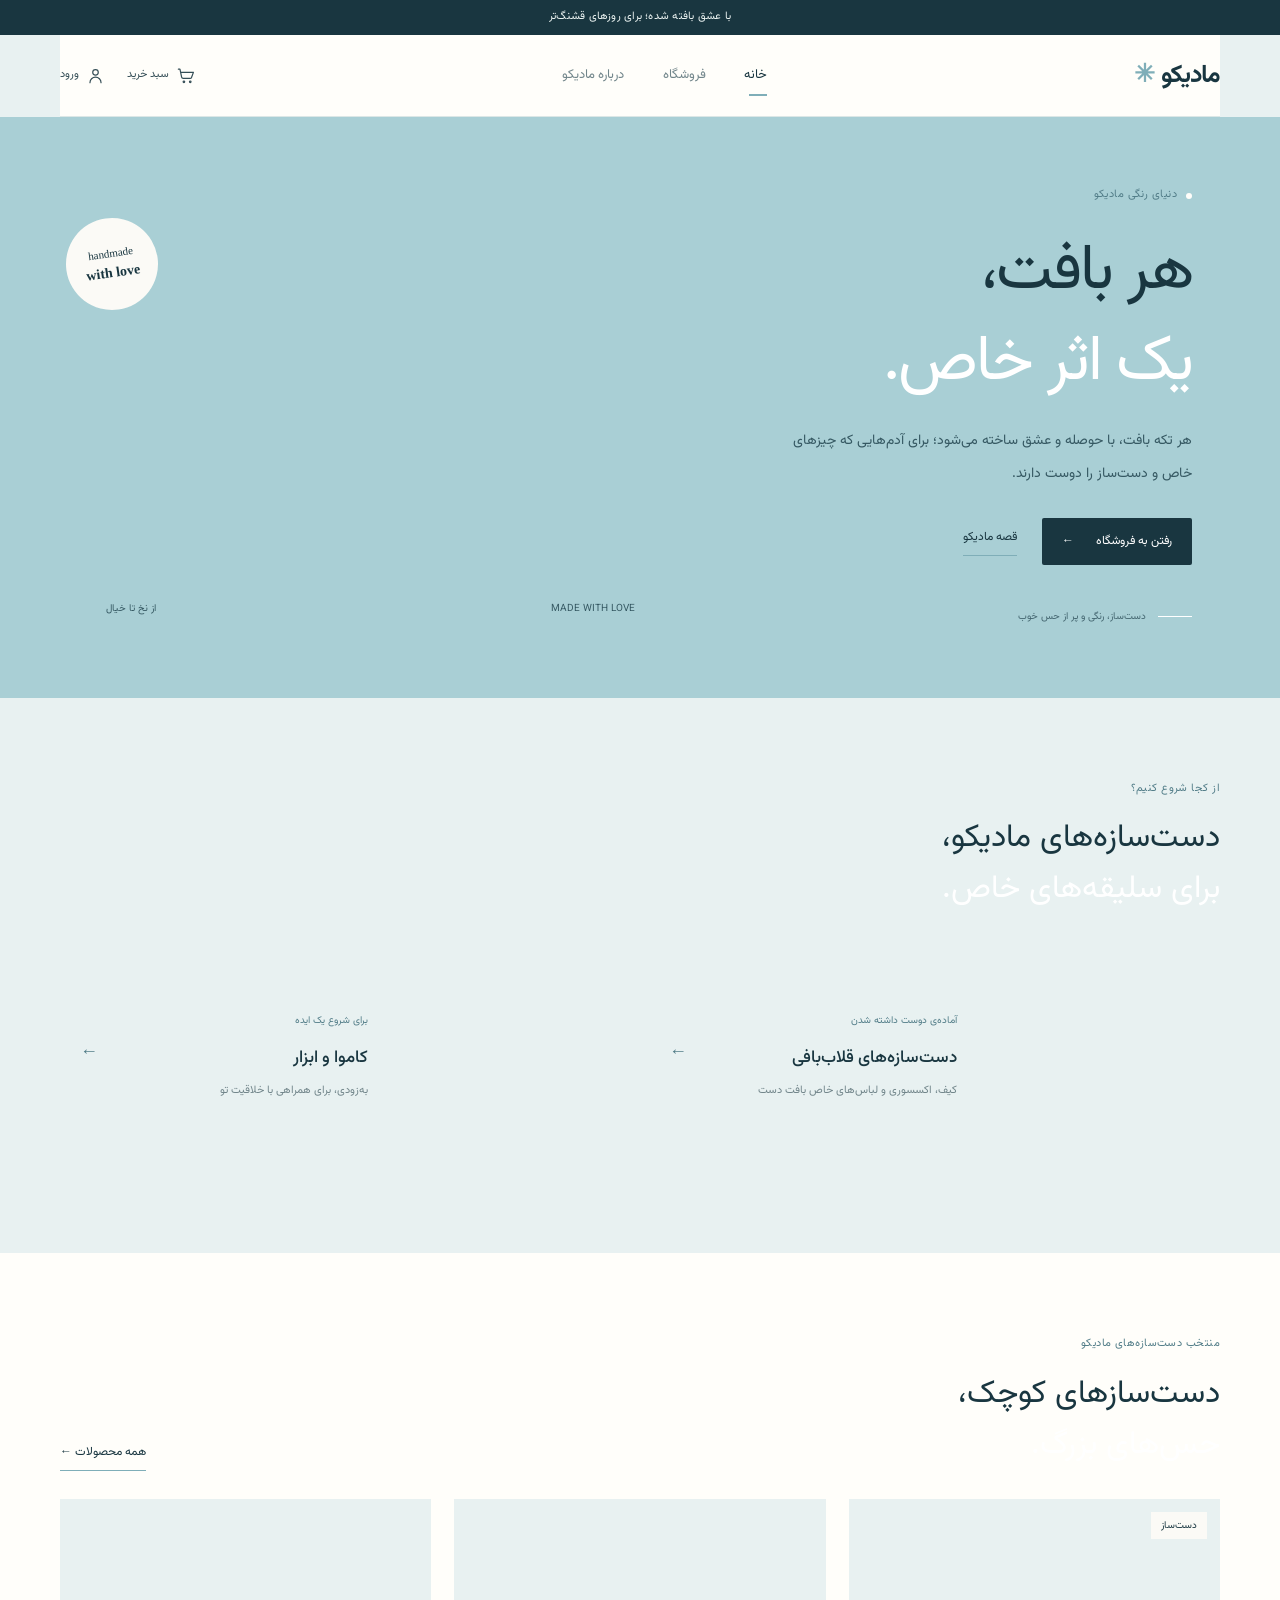
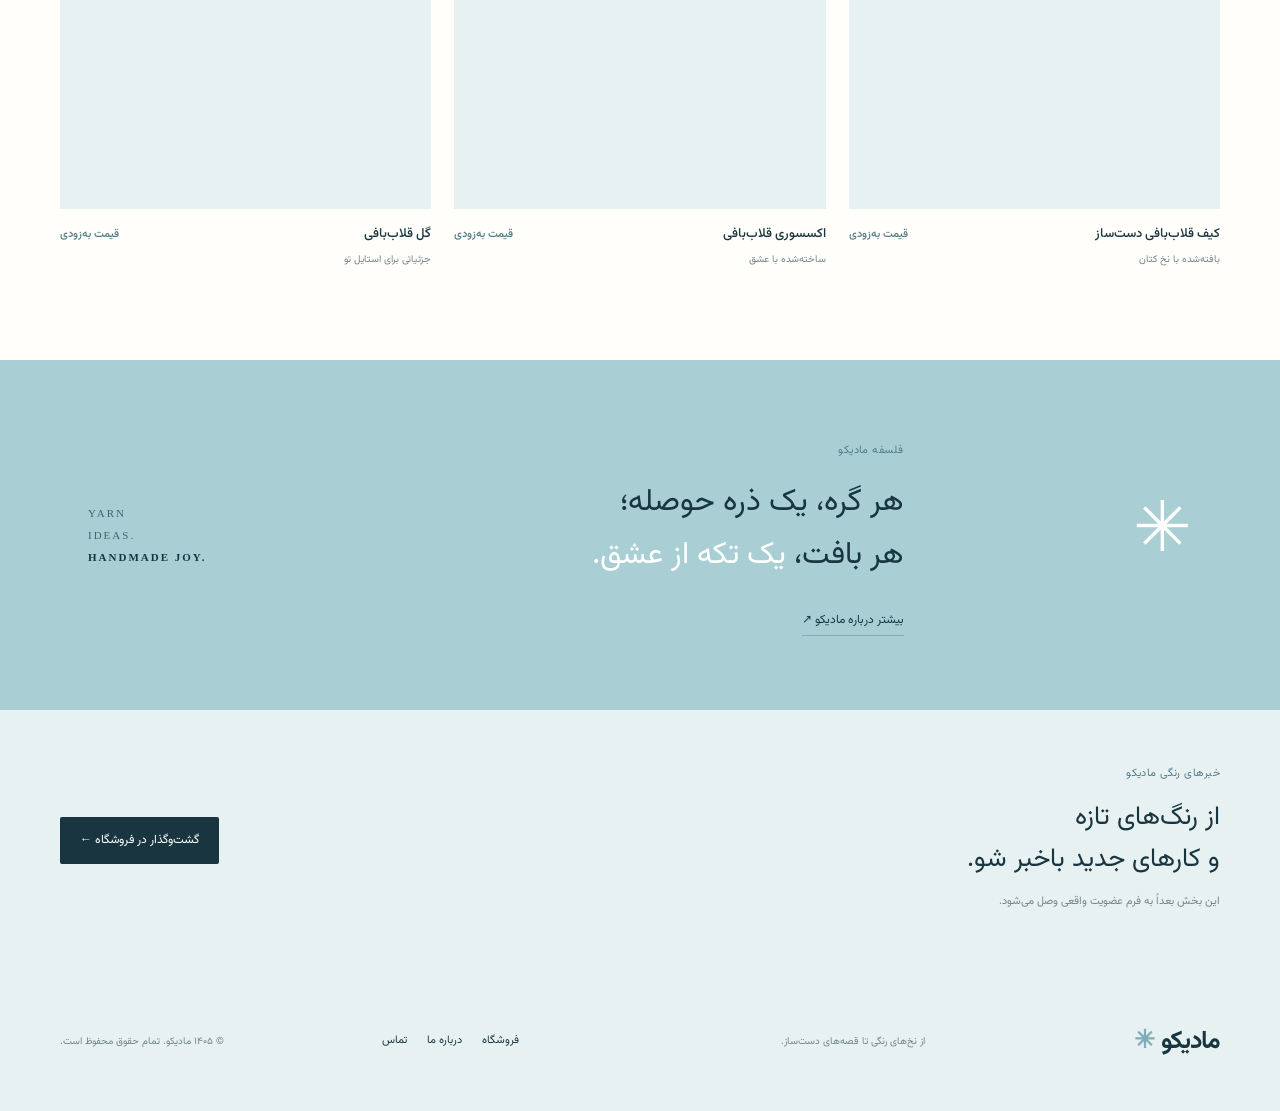
<file: index.html>
<!doctype html>
<html lang="fa" dir="rtl"><head><meta charset="utf-8"><meta name="viewport" content="width=device-width,initial-scale=1"><meta name="description" content="مادیکو؛ مادیکو؛ بوتیک هنری قلاب‌بافی و دست‌سازه‌های خاص."><meta name="theme-color" content="#a9cfd5"><title>مادیکو | دست‌سازه‌های هنری قلاب‌بافی</title><link rel="preconnect" href="https://fonts.googleapis.com"><link rel="preconnect" href="https://fonts.gstatic.com" crossorigin><link href="https://fonts.googleapis.com/css2?family=Vazirmatn:wght@300;400;500;600;700&display=swap" rel="stylesheet"><link rel="stylesheet" href="styles.css?v=5"></head><body>
<div class="announcement">با عشق بافته شده؛ برای روزهای قشنگ‌تر</div><header class="site-header container"><a class="logo" href="index.html">مادیکو<span>✳</span></a><nav class="main-nav"><a class="active" href="index.html">خانه</a><a href="products.html">فروشگاه</a><a href="about.html">درباره مادیکو</a></nav><div class="header-tools" aria-label="ابزارهای حساب کاربری"><span class="header-tool" aria-disabled="true" title="سبد خرید؛ به‌زودی"><svg viewBox="0 0 24 24" aria-hidden="true"><path d="M3 4h2l2.1 10.1a2 2 0 0 0 2 1.6h8.7a2 2 0 0 0 1.9-1.4L22 8H6"/><circle cx="10" cy="20" r="1"/><circle cx="18" cy="20" r="1"/></svg><span>سبد خرید</span></span><span class="header-tool" aria-disabled="true" title="ورود؛ به‌زودی"><svg viewBox="0 0 24 24" aria-hidden="true"><circle cx="12" cy="8" r="3.5"/><path d="M5 21a7 7 0 0 1 14 0"/></svg><span>ورود</span></span></div><button class="menu-toggle" aria-label="باز کردن منو" aria-expanded="false">☰</button></header>
<main><section class="hero container"><div class="hero-copy"><span class="eyebrow"><i></i> دنیای رنگی مادیکو</span><h1>هر بافت،<br><em>یک اثر خاص.</em></h1><p>هر تکه بافت، با حوصله و عشق ساخته می‌شود؛ برای آدم‌هایی که چیزهای خاص و دست‌ساز را دوست دارند.</p><div class="hero-actions"><a class="button button-dark" href="products.html">رفتن به فروشگاه <span>←</span></a><a class="text-link" href="about.html">قصه مادیکو</a></div><div class="hero-note"><span class="note-line"></span><span>دست‌ساز، رنگی و پر از حس خوب</span></div></div><div class="hero-visual"><div class="hero-image" role="img" aria-label="کامواهای رنگی و وسایل قلاب‌بافی"></div><div class="image-caption"><span>MADE WITH LOVE</span><span>از نخ تا خیال</span></div><div class="floating-stamp">handmade<br><b>with love</b></div></div></section>
<section class="category-section container"><div class="section-heading"><div><span class="eyebrow">از کجا شروع کنیم؟</span><h2>دست‌سازه‌های مادیکو،<br><em>برای سلیقه‌های خاص.</em></h2></div></div><div class="category-grid"><a class="category-card handmade-category" href="products.html#handmade"><div class="category-art handmade-art"></div><div><span>آماده‌ی دوست داشته شدن</span><h3>دست‌سازه‌های قلاب‌بافی</h3><p>کیف، اکسسوری و لباس‌های خاص بافت دست</p></div><b>←</b></a><a class="category-card yarn-category" href="products.html#yarn"><div class="category-art yarn-art"></div><div><span>برای شروع یک ایده</span><h3>کاموا و ابزار</h3><p>به‌زودی، برای همراهی با خلاقیت تو</p></div><b>←</b></a></div></section>
<section class="featured-section"><div class="container section-heading"><div><span class="eyebrow">منتخب دست‌سازه‌های مادیکو</span><h2>دست‌سازهای کوچک،<br><em>حس‌های بزرگ.</em></h2></div><a class="text-link" href="products.html">همه محصولات ←</a></div><div class="container product-grid"><a class="product-card" href="products.html#handmade"><div class="product-photo photo-one"><span class="product-tag">دست‌ساز</span></div><div class="product-meta"><div><h3>کیف قلاب‌بافی دست‌ساز</h3><p>بافته‌شده با نخ کتان</p></div><strong>قیمت به‌زودی</strong></div></a><a class="product-card" href="products.html#yarn"><div class="product-photo photo-two"></div><div class="product-meta"><div><h3>اکسسوری قلاب‌بافی</h3><p>ساخته‌شده با عشق</p></div><strong>قیمت به‌زودی</strong></div></a><a class="product-card" href="products.html#handmade"><div class="product-photo photo-three"></div><div class="product-meta"><div><h3>گل قلاب‌بافی</h3><p>جزئیاتی برای استایل تو</p></div><strong>قیمت به‌زودی</strong></div></a></div></section>
<section class="manifesto container"><div class="manifesto-mark">✳</div><div><span class="eyebrow">فلسفه مادیکو</span><h2>هر گره، یک ذره حوصله؛<br>هر بافت، <em>یک تکه از عشق.</em></h2><a class="text-link" href="about.html">بیشتر درباره مادیکو ↗</a></div><div class="manifesto-side">YARN<br>IDEAS.<br><b>HANDMADE JOY.</b></div></section>
<section class="newsletter"><div class="container newsletter-inner"><div><span class="eyebrow">خبرهای رنگی مادیکو</span><h2>از رنگ‌های تازه<br>و کارهای جدید باخبر شو.</h2><p>این بخش بعداً به فرم عضویت واقعی وصل می‌شود.</p></div><a class="button button-dark" href="products.html">گشت‌وگذار در فروشگاه ←</a></div></section></main>
<footer class="site-footer container"><a class="logo" href="index.html">مادیکو<span>✳</span></a><p>از نخ‌های رنگی تا قصه‌های دست‌ساز.</p><div class="footer-links"><a href="products.html">فروشگاه</a><a href="about.html">درباره ما</a><a href="mailto:hello@madiko.example">تماس</a></div><small>© ۱۴۰۵ مادیکو. تمام حقوق محفوظ است.</small></footer><script src="script.js"></script></body></html>
</file>
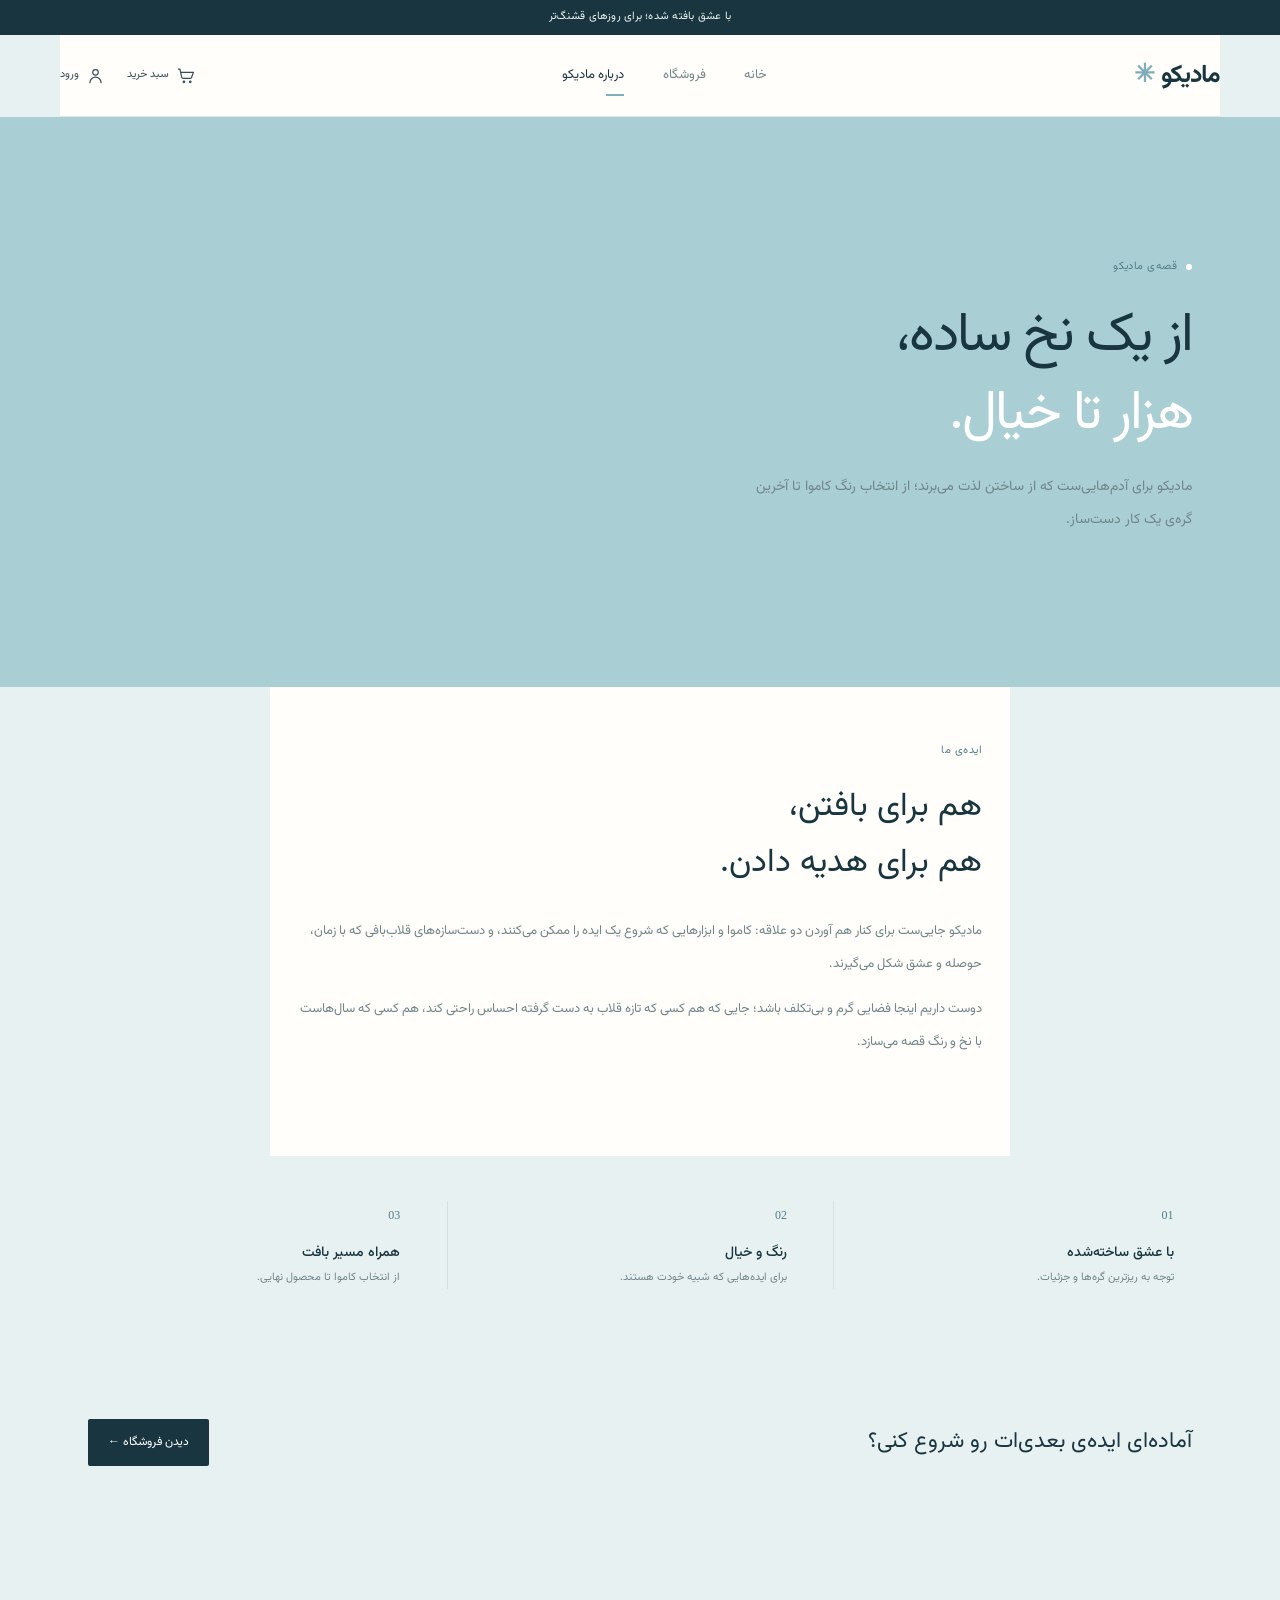
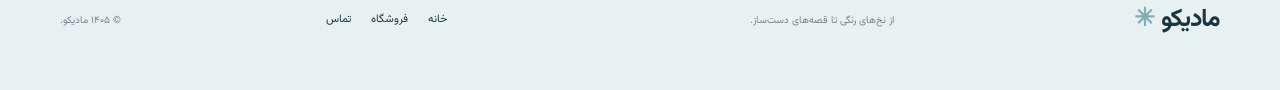
<file: about.html>
<!doctype html>
<html lang="fa" dir="rtl"><head><meta charset="utf-8"><meta name="viewport" content="width=device-width,initial-scale=1"><meta name="description" content="داستان مادیکو؛ جایی برای عاشقان قلاب‌بافی و کاموا."><title>درباره مادیکو</title><link href="https://fonts.googleapis.com/css2?family=Vazirmatn:wght@300;400;500;600;700&display=swap" rel="stylesheet"><link rel="stylesheet" href="styles.css?v=5"></head><body><div class="announcement">با عشق بافته شده؛ برای روزهای قشنگ‌تر</div><header class="site-header container"><a class="logo" href="index.html">مادیکو<span>✳</span></a><nav class="main-nav"><a href="index.html">خانه</a><a href="products.html">فروشگاه</a><a class="active" href="about.html">درباره مادیکو</a></nav><div class="header-tools" aria-label="ابزارهای حساب کاربری"><span class="header-tool" aria-disabled="true" title="سبد خرید؛ به‌زودی"><svg viewBox="0 0 24 24" aria-hidden="true"><path d="M3 4h2l2.1 10.1a2 2 0 0 0 2 1.6h8.7a2 2 0 0 0 1.9-1.4L22 8H6"/><circle cx="10" cy="20" r="1"/><circle cx="18" cy="20" r="1"/></svg><span>سبد خرید</span></span><span class="header-tool" aria-disabled="true" title="ورود؛ به‌زودی"><svg viewBox="0 0 24 24" aria-hidden="true"><circle cx="12" cy="8" r="3.5"/><path d="M5 21a7 7 0 0 1 14 0"/></svg><span>ورود</span></span></div><button class="menu-toggle" aria-label="باز کردن منو" aria-expanded="false">☰</button></header>
<main><section class="about-hero container"><div><span class="eyebrow"><i></i> قصه‌ی مادیکو</span><h1>از یک نخ ساده،<br><em>هزار تا خیال.</em></h1><p class="lead">مادیکو برای آدم‌هایی‌ست که از ساختن لذت می‌برند؛ از انتخاب رنگ کاموا تا آخرین گره‌ی یک کار دست‌ساز.</p></div><div class="about-photo"></div></section><section class="about-story container"><span class="eyebrow">ایده‌ی ما</span><h2>هم برای بافتن،<br>هم برای هدیه دادن.</h2><p>مادیکو جایی‌ست برای کنار هم آوردن دو علاقه: کاموا و ابزارهایی که شروع یک ایده را ممکن می‌کنند، و دست‌سازه‌های قلاب‌بافی که با زمان، حوصله و عشق شکل می‌گیرند.</p><p>دوست داریم اینجا فضایی گرم و بی‌تکلف باشد؛ جایی که هم کسی که تازه قلاب به دست گرفته احساس راحتی کند، هم کسی که سال‌هاست با نخ و رنگ قصه می‌سازد.</p></section><section class="about-values"><div class="container values-inner"><div><span class="value-number">01</span><h3>با عشق ساخته‌شده</h3><p>توجه به ریزترین گره‌ها و جزئیات.</p></div><div><span class="value-number">02</span><h3>رنگ و خیال</h3><p>برای ایده‌هایی که شبیه خودت هستند.</p></div><div><span class="value-number">03</span><h3>همراه مسیر بافت</h3><p>از انتخاب کاموا تا محصول نهایی.</p></div></div></section><section class="about-end container"><p>آماده‌ای ایده‌ی بعدی‌ات رو شروع کنی؟</p><a class="button button-dark" href="products.html">دیدن فروشگاه ←</a></section></main>
<footer class="site-footer container"><a class="logo" href="index.html">مادیکو<span>✳</span></a><p>از نخ‌های رنگی تا قصه‌های دست‌ساز.</p><div class="footer-links"><a href="index.html">خانه</a><a href="products.html">فروشگاه</a><a href="mailto:hello@madiko.example">تماس</a></div><small>© ۱۴۰۵ مادیکو.</small></footer><script src="script.js"></script></body></html>
</file>
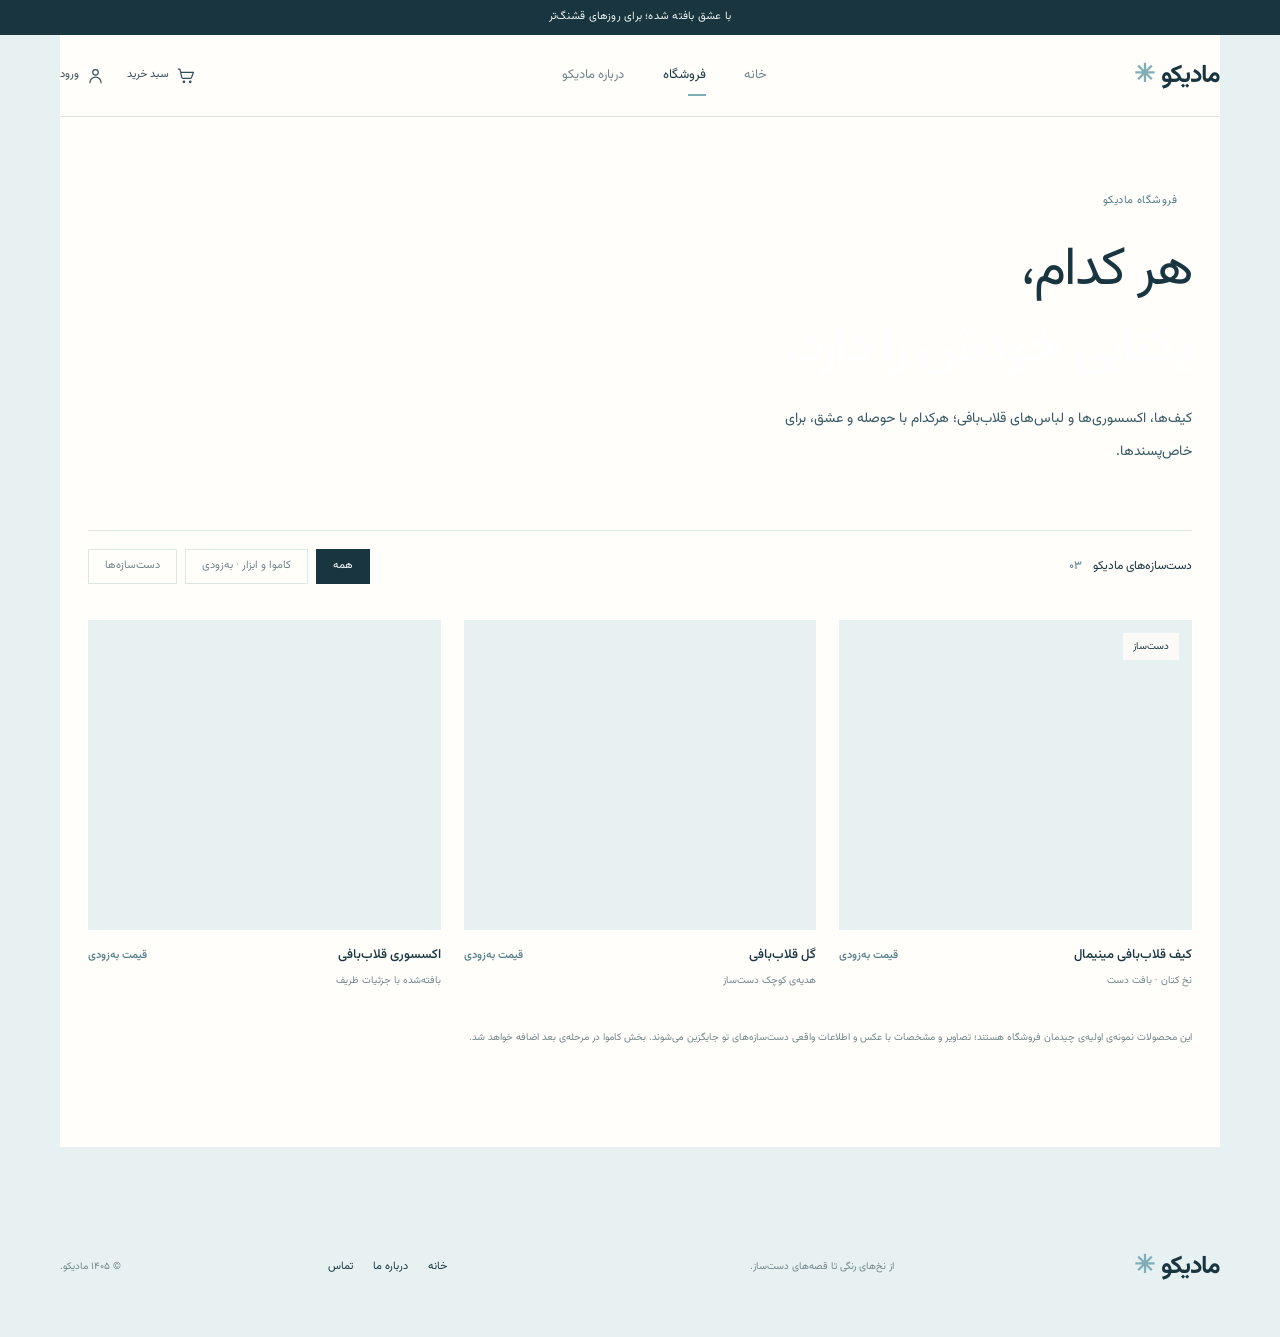
<file: products.html>
<!doctype html>
<html lang="fa" dir="rtl"><head><meta charset="utf-8"><meta name="viewport" content="width=device-width,initial-scale=1"><meta name="description" content="دست‌سازه‌های خاص و هنری قلاب‌بافی مادیکو."><title>فروشگاه | مادیکو</title><link href="https://fonts.googleapis.com/css2?family=Vazirmatn:wght@300;400;500;600;700&display=swap" rel="stylesheet"><link rel="stylesheet" href="styles.css?v=5"></head><body><div class="announcement">با عشق بافته شده؛ برای روزهای قشنگ‌تر</div><header class="site-header container"><a class="logo" href="index.html">مادیکو<span>✳</span></a><nav class="main-nav"><a href="index.html">خانه</a><a class="active" href="products.html">فروشگاه</a><a href="about.html">درباره مادیکو</a></nav><div class="header-tools" aria-label="ابزارهای حساب کاربری"><span class="header-tool" aria-disabled="true" title="سبد خرید؛ به‌زودی"><svg viewBox="0 0 24 24" aria-hidden="true"><path d="M3 4h2l2.1 10.1a2 2 0 0 0 2 1.6h8.7a2 2 0 0 0 1.9-1.4L22 8H6"/><circle cx="10" cy="20" r="1"/><circle cx="18" cy="20" r="1"/></svg><span>سبد خرید</span></span><span class="header-tool" aria-disabled="true" title="ورود؛ به‌زودی"><svg viewBox="0 0 24 24" aria-hidden="true"><circle cx="12" cy="8" r="3.5"/><path d="M5 21a7 7 0 0 1 14 0"/></svg><span>ورود</span></span></div><button class="menu-toggle" aria-label="باز کردن منو" aria-expanded="false">☰</button></header>
<main class="container page-main"><div class="page-intro"><span class="eyebrow"><i></i> فروشگاه مادیکو</span><h1>هر کدام،<br><em>یکتاییِ خودش را دارد.</em></h1><p>کیف‌ها، اکسسوری‌ها و لباس‌های قلاب‌بافی؛ هرکدام با حوصله و عشق، برای خاص‌پسندها.</p></div><div class="catalog-toolbar"><span>دست‌سازه‌های مادیکو <b>۰۳</b></span><div class="filter-pills"><button class="filter active" data-filter="all">همه</button><button class="filter" data-filter="yarn">کاموا و ابزار · به‌زودی</button><button class="filter" data-filter="handmade">دست‌سازه‌ها</button></div></div>
<div class="product-grid catalog-grid">
<article class="product-card" id="handmade" data-category="handmade"><div class="product-photo photo-one"><span class="product-tag">دست‌ساز</span></div><div class="product-meta"><div><h3>کیف قلاب‌بافی مینیمال</h3><p>نخ کتان · بافت دست</p></div><strong>قیمت به‌زودی</strong></div></article>

<article class="product-card" data-category="handmade"><div class="product-photo photo-three"></div><div class="product-meta"><div><h3>گل قلاب‌بافی</h3><p>هدیه‌ی کوچک دست‌ساز</p></div><strong>قیمت به‌زودی</strong></div></article>

<article class="product-card" data-category="handmade"><div class="product-photo photo-five"></div><div class="product-meta"><div><h3>اکسسوری قلاب‌بافی</h3><p>بافته‌شده با جزئیات ظریف</p></div><strong>قیمت به‌زودی</strong></div></article>

</div><p class="demo-note">این محصولات نمونه‌ی اولیه‌ی چیدمان فروشگاه هستند؛ تصاویر و مشخصات با عکس و اطلاعات واقعی دست‌سازه‌های تو جایگزین می‌شوند. بخش کاموا در مرحله‌ی بعد اضافه خواهد شد.</p></main>
<footer class="site-footer container"><a class="logo" href="index.html">مادیکو<span>✳</span></a><p>از نخ‌های رنگی تا قصه‌های دست‌ساز.</p><div class="footer-links"><a href="index.html">خانه</a><a href="about.html">درباره ما</a><a href="mailto:hello@madiko.example">تماس</a></div><small>© ۱۴۰۵ مادیکو.</small></footer><script src="script.js"></script></body></html>
</file>
<file: styles.css>
:root{
  --sky:#a9cfd5;
  --sky-light:#e8f1f1;
  --sky-deep:#7faeb8;
  --paper:#fbfaf6;
  --white:#fffefa;
  --ink:#193640;
  --muted:#71858a;
  --line:#dce7e6;
  --accent:#527d88;
}
*{box-sizing:border-box}
html{scroll-behavior:smooth}
body{margin:0;background:var(--sky-light);color:var(--ink);font-family:"Vazirmatn",Tahoma,sans-serif;line-height:1.9}
a{color:inherit;text-decoration:none}
button{font:inherit}
.container{width:min(1160px,calc(100% - 56px));margin-inline:auto}
.announcement{text-align:center;background:var(--ink);color:#edf5f3;padding:7px 12px;font-size:11px;letter-spacing:.02em}
.site-header{height:82px;display:flex;align-items:center;justify-content:space-between;gap:22px;background:var(--white);border-bottom:1px solid var(--line)}
.logo{font-size:25px;font-weight:700;letter-spacing:-1px;color:var(--ink)}
.logo span{color:var(--sky-deep);margin-right:7px}
.main-nav{display:flex;gap:clamp(16px,3vw,40px);font-size:13px;color:var(--muted);margin-inline:auto}
.main-nav a{padding:8px 0;position:relative}
.main-nav a.active,.main-nav a:hover{color:var(--ink)}
.main-nav a.active:after{content:"";position:absolute;bottom:0;right:0;width:18px;height:2px;background:var(--sky-deep)}
.header-tools{display:flex;align-items:center;gap:22px;margin:0;flex-shrink:0}
.header-tool{display:inline-flex;align-items:center;gap:7px;color:var(--ink);font-size:11px;white-space:nowrap;opacity:.88;cursor:default}
.header-tool svg{width:19px;height:19px;fill:none;stroke:currentColor;stroke-width:1.5;stroke-linecap:round;stroke-linejoin:round}
.header-tool[aria-disabled="true"]{user-select:none}
.header-cta{font-size:12px;background:var(--ink);color:white;padding:10px 19px;border-radius:2px}
.header-cta span{margin-right:7px}
.menu-toggle{display:none;border:0;background:none;font-size:22px;color:var(--ink)}
.hero{display:grid;grid-template-columns:.9fr 1.1fr;align-items:center;gap:7%;padding-block:64px 72px;background:var(--sky);width:100%;max-width:none;padding-inline:max(28px,calc((100% - 1104px)/2))}
.hero-copy{padding-left:4%}
.eyebrow{font-size:11px;color:var(--accent);display:inline-flex;align-items:center;gap:9px;letter-spacing:.04em}
.eyebrow i{width:6px;height:6px;background:var(--white);border-radius:50%;display:inline-block}
.hero h1,.page-intro h1,.about-hero h1{font-size:clamp(42px,5vw,66px);line-height:1.42;font-weight:400;letter-spacing:-2px;margin:16px 0;color:var(--ink)}
.hero h1 em,.page-intro h1 em,.about-hero h1 em,.section-heading h2 em,.manifesto h2 em{font-style:normal;color:#fff}
.hero-copy>p,.page-intro>p{font-size:14px;color:#365963;max-width:410px;line-height:2.35}
.hero-actions{display:flex;align-items:center;gap:25px;margin-top:27px}
.button{display:inline-flex;align-items:center;gap:22px;padding:12px 20px;font-size:12px;border-radius:2px}
.button-dark{background:var(--ink);color:white}
.button-dark:hover,.header-cta:hover{background:#315b67}
.text-link{font-size:12px;border-bottom:1px solid var(--sky-deep);padding-bottom:6px}
.hero-note{display:flex;align-items:center;gap:12px;color:#456771;font-size:10px;margin-top:42px}
.note-line{width:34px;height:1px;background:#fff}
.hero-visual{height:430px;position:relative;padding:0 18px 18px 0}
.hero-image{height:100%;background:url("https://images.unsplash.com/photo-1610701596007-11502861dcfa?auto=format&fit=crop&w=1100&q=85") center/cover;border-radius:1px}
.image-caption{position:absolute;bottom:0;left:18px;right:18px;display:flex;justify-content:space-between;color:#365963;font-size:10px}
.floating-stamp{position:absolute;left:-22px;top:30px;background:var(--paper);color:var(--ink);border-radius:50%;width:92px;height:92px;display:grid;place-content:center;text-align:center;font:11px/1.5 Georgia,serif;transform:rotate(-8deg)}
.floating-stamp b{font-size:14px}
.category-section{padding:75px 0 90px;background:var(--sky-light)}
.section-heading{display:flex;align-items:end;justify-content:space-between;margin-bottom:28px}
.section-heading h2{font-size:32px;line-height:1.6;font-weight:400;margin:10px 0 0}
.category-grid{display:grid;grid-template-columns:1fr 1fr;gap:18px}
.category-card{min-height:220px;background:var(--sky-light);display:grid;grid-template-columns:42% 1fr 20px;align-items:center;gap:20px;padding:18px;position:relative}
.category-art{height:184px;background-size:cover;background-position:center}
.yarn-art{background-image:url("https://images.unsplash.com/photo-1615485500704-8e990f9900f2?auto=format&fit=crop&w=700&q=85")}
.handmade-art{background-image:url("https://images.unsplash.com/photo-1590736969955-71cc94901144?auto=format&fit=crop&w=700&q=85")}
.category-card span{font-size:10px;color:var(--accent)}
.category-card h3{font-size:17px;font-weight:500;margin:7px 0}
.category-card p{font-size:11px;color:var(--muted);margin:0}
.category-card>b{font-size:18px;color:var(--accent)}
.featured-section{background:var(--white);padding:75px 0 88px}
.product-grid{display:grid;grid-template-columns:repeat(3,1fr);gap:23px}
.product-card{display:block;min-width:0}
.product-photo{height:310px;position:relative;overflow:hidden;background-color:var(--sky-light);background-position:center;background-size:cover}
.photo-one{background-image:url("https://images.unsplash.com/photo-1610701596007-11502861dcfa?auto=format&fit=crop&w=800&q=85")}
.photo-two{background-image:url("https://images.unsplash.com/photo-1604881988758-f76ad2f7adaa?auto=format&fit=crop&w=800&q=85")}
.photo-three{background-image:url("https://images.unsplash.com/photo-1590736969955-71cc94901144?auto=format&fit=crop&w=800&q=85")}
.photo-four{background-image:url("https://images.unsplash.com/photo-1615485500704-8e990f9900f2?auto=format&fit=crop&w=800&q=85")}
.photo-five{background-image:url("https://images.unsplash.com/photo-1606728035253-49e8a23146de?auto=format&fit=crop&w=800&q=85")}
.photo-six{background-image:url("https://images.unsplash.com/photo-1584736286279-5d85c8e3b9f4?auto=format&fit=crop&w=800&q=85")}
.product-tag{position:absolute;top:13px;right:13px;background:var(--paper);color:var(--ink);padding:4px 10px;font-size:10px}
.product-meta{display:flex;justify-content:space-between;gap:10px;padding-top:13px}
.product-meta h3{font-size:13px;font-weight:500;margin:0}
.product-meta p{font-size:10px;color:var(--muted);margin:3px 0}
.product-meta strong{font-size:11px;font-weight:500;white-space:nowrap;padding-top:3px;color:var(--accent)}
.manifesto{display:grid;grid-template-columns:1fr 2fr 1fr;align-items:center;gap:25px;padding-block:75px;background:var(--sky);width:100%;max-width:none;padding-inline:max(28px,calc((100% - 1104px)/2))}
.manifesto-mark{font-size:70px;color:white}
.manifesto h2{font-size:31px;line-height:1.7;font-weight:400;margin:12px 0 22px}
.manifesto-side{font:11px/2 Georgia;color:#42646d;letter-spacing:2px;direction:ltr;text-align:left}
.manifesto-side b{color:var(--ink)}
.newsletter{background:var(--sky-light);padding:48px 0}
.newsletter-inner{display:flex;align-items:center;justify-content:space-between}
.newsletter h2{font-size:26px;line-height:1.6;font-weight:400;margin:9px 0}
.newsletter p{font-size:11px;color:var(--muted)}
.site-footer{min-height:140px;display:grid;grid-template-columns:1fr 1.4fr 1fr auto;gap:20px;align-items:center}
.site-footer p,.site-footer small{font-size:10px;color:var(--muted)}
.footer-links{display:flex;gap:20px;font-size:11px}
.page-main{padding:0 28px 90px;background:var(--white);margin-bottom:50px}
.page-intro{padding:70px 0 48px}
.page-intro h1{font-size:54px}
.catalog-toolbar{display:flex;align-items:center;justify-content:space-between;border-top:1px solid var(--line);padding:18px 0;margin-bottom:18px;font-size:12px}
.catalog-toolbar b{color:var(--accent);font-weight:400;margin-right:8px}
.filter-pills{display:flex;gap:8px}
.filter{border:1px solid var(--line);background:transparent;padding:6px 16px;font-size:11px;color:var(--muted);cursor:pointer}
.filter.active,.filter:hover{background:var(--ink);border-color:var(--ink);color:white}
.catalog-grid{row-gap:40px}
.demo-note{font-size:10px;color:var(--muted);margin-top:35px}
.about-hero{display:grid;grid-template-columns:1fr 1fr;gap:9%;align-items:center;padding-block:75px;background:var(--sky);width:100%;max-width:none;padding-inline:max(28px,calc((100% - 1104px)/2))}
.about-hero h1{font-size:55px}
.about-hero .lead{font-size:14px;line-height:2.4;color:var(--muted);max-width:440px}
.about-photo{height:420px;background:url("https://images.unsplash.com/photo-1610701596007-11502861dcfa?auto=format&fit=crop&w=1000&q=85") center/cover}
.about-story{max-width:740px;padding:48px 28px 85px;background:var(--white)}
.about-story h2{font-size:33px;line-height:1.7;font-weight:400;margin:14px 0 24px}
.about-story p{font-size:13px;color:var(--muted);line-height:2.5}
.about-values{background:var(--sky-light);padding:45px 0}
.values-inner{display:grid;grid-template-columns:repeat(3,1fr)}
.values-inner>div{padding:0 12%;border-left:1px solid #d2e0df}
.values-inner>div:last-child{border:0}
.value-number{font:12px Georgia;color:var(--accent)}
.about-values h3{font-size:14px;font-weight:500;margin:8px 0 2px}
.about-values p{font-size:11px;color:var(--muted);margin:0}
.about-end{padding:65px 28px;display:flex;background:var(--sky-light);align-items:center;justify-content:space-between}
.about-end p{font-size:22px}
.is-hidden{display:none!important}
@media(max-width:760px){
.container{width:calc(100% - 36px)}
.site-header{height:70px}
.main-nav{display:none;position:absolute;z-index:8;top:106px;right:18px;left:18px;background:var(--white);padding:18px;box-shadow:0 12px 30px #0001;flex-direction:column;gap:10px}
.main-nav.open{display:flex}
.header-cta{display:none}
.header-tools{gap:14px;margin:0}
.header-tool{font-size:10px;gap:5px}
.header-tool svg{width:18px;height:18px}
.menu-toggle{display:block}
.hero{grid-template-columns:1fr;gap:28px;padding:43px 18px 52px}
.hero-copy{padding:0}
.hero h1{font-size:46px}
.hero-note{margin-top:30px}
.hero-visual{height:310px;padding-right:10px}
.floating-stamp{left:-5px;width:78px;height:78px}
.category-section{padding:55px 0 60px}
.section-heading h2{font-size:26px}
.category-grid{grid-template-columns:1fr;gap:13px}
.category-card{min-height:170px;grid-template-columns:37% 1fr 15px;padding:12px;gap:13px}
.category-art{height:145px}
.category-card h3{font-size:15px}
.featured-section{padding:55px 0}
.product-grid{grid-template-columns:repeat(2,minmax(0,1fr));gap:25px 13px}
.product-photo{height:220px}
.product-meta{display:block}
.product-meta strong{display:block;margin-top:7px}
.manifesto{grid-template-columns:42px 1fr;padding:50px 18px;gap:14px}
.manifesto-mark{font-size:48px}
.manifesto h2{font-size:24px}
.manifesto-side{display:none}
.newsletter-inner{display:block}
.newsletter-inner>.button{margin-top:15px}
.site-footer{grid-template-columns:1fr 1fr;padding-block:25px;gap:12px}
.footer-links{gap:12px;flex-wrap:wrap;justify-content:flex-end}
.site-footer small{grid-column:1/-1}
.page-intro{padding:50px 0 35px}
.page-intro h1,.about-hero h1{font-size:42px}
.catalog-toolbar{align-items:flex-start;flex-direction:column;gap:14px}
.about-hero{grid-template-columns:1fr;gap:23px;padding-block:48px}
.about-photo{height:285px;grid-row:1}
.about-story{padding:32px 0 55px}
.about-story h2{font-size:27px}
.values-inner{grid-template-columns:1fr;gap:18px}
.values-inner>div{border:0;border-bottom:1px solid #d2e0df;padding:0 0 15px}
.about-end{align-items:flex-start;flex-direction:column;gap:15px;padding:45px 0}
}
@media(max-width:390px){.product-photo{height:175px}.product-meta h3{font-size:12px}.product-meta strong{font-size:10px}}
</file>
